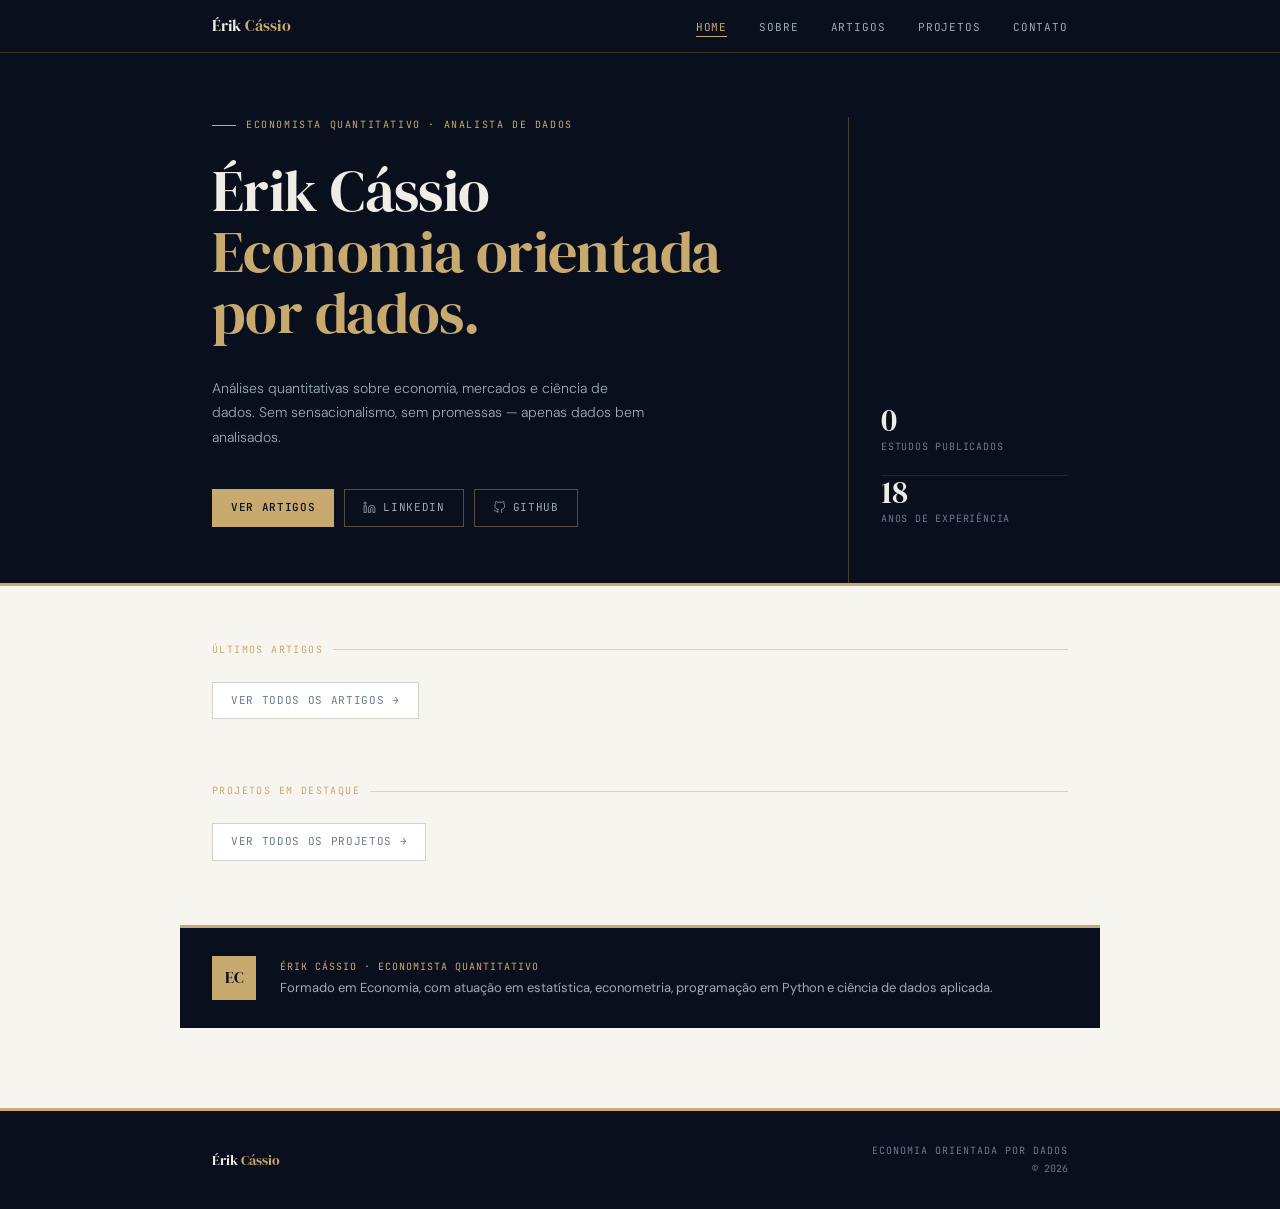
<file: index.html>
<!DOCTYPE html>
<html lang="pt-BR">
<head>
  <meta charset="UTF-8" />
  <meta name="viewport" content="width=device-width, initial-scale=1.0" />
  <title>Érik Cássio — Economista Quantitativo</title>
  <meta name="description" content="Economista quantitativo especializado em modelagem, econometria e ciência de dados aplicada à economia e ao mercado financeiro." />
  <meta name="author" content="Érik Cássio" />
  <meta name="robots" content="index, follow" />
  <meta property="og:type"        content="website" />
  <meta property="og:title"       content="Érik Cássio — Economista Quantitativo" />
  <meta property="og:description" content="Análises quantitativas sobre economia, mercados e ciência de dados." />
  <meta property="og:url"         content="https://erikcassiocs.github.io" />
  <meta property="og:locale"      content="pt_BR" />
  <meta name="twitter:card"        content="summary" />
  <meta name="twitter:title"       content="Érik Cássio — Economista Quantitativo" />
  <meta name="twitter:description" content="Análises quantitativas sobre economia, mercados e ciência de dados." />
  <meta name="twitter:site"        content="@erikcassio" />
  <link rel="canonical" href="https://erikcassiocs.github.io" />
  <link rel="preconnect" href="https://fonts.googleapis.com" />
  <link rel="preconnect" href="https://fonts.gstatic.com" crossorigin />
  <link href="https://fonts.googleapis.com/css2?family=DM+Serif+Display:ital@0;1&family=DM+Sans:wght@300;400;500;600&family=JetBrains+Mono:wght@400;500&display=swap" rel="stylesheet" />
  <link rel="stylesheet" href="css/style.css" />
  <link rel="icon" type="image/svg+xml" href="data:image/svg+xml,<svg xmlns='http://www.w3.org/2000/svg' viewBox='0 0 100 100'><rect width='100' height='100' fill='%230A0F1E'/><text y='.88em' font-size='62' font-family='Georgia' fill='%23C8A96E'>E</text></svg>" />
</head>
<body>

  <!-- NAV -->
  <nav>
    <div class="nav-inner">
      <a class="nav-logo" href="#" data-goto="home">Érik <em>Cássio</em></a>
      <ul class="nav-links" id="nav-links">
        <li><a href="#" data-section="home"     class="active">Home</a></li>
        <li><a href="#" data-section="sobre">Sobre</a></li>
        <li><a href="#" data-section="artigos">Artigos</a></li>
        <li><a href="#" data-section="projetos">Projetos</a></li>
        <li><a href="#" data-section="contato">Contato</a></li>
      </ul>
      <button class="nav-toggle" id="nav-toggle" aria-label="Menu"></button>
    </div>
  </nav>

  <!-- ============================================
       HOME
       ============================================ -->
  <section class="section active" id="section-home">

    <!-- Hero -->
    <div class="hero">
      <div class="hero-inner">
        <div class="hero-left">
          <div class="hero-kicker">Economista Quantitativo · Analista de Dados</div>
          <h1 class="hero-name">
            Érik Cássio
            <strong>Economia orientada<br>por dados.</strong>
          </h1>
          <p class="hero-tagline">
            Análises quantitativas sobre economia, mercados e ciência de dados.
            Sem sensacionalismo, sem promessas — apenas dados bem analisados.
          </p>
          <div class="hero-cta">
            <a href="#" class="btn btn-primary" data-goto="artigos">Ver artigos</a>
            <a href="#" class="btn" id="nav-linkedin" target="_blank" rel="noopener">
              <svg viewBox="0 0 24 24" fill="none" stroke="currentColor" stroke-width="1.5"><path d="M16 8a6 6 0 016 6v7h-4v-7a2 2 0 00-2-2 2 2 0 00-2 2v7h-4v-7a6 6 0 016-6z"/><rect x="2" y="9" width="4" height="12"/><circle cx="4" cy="4" r="2"/></svg>
              LinkedIn
            </a>
            <a href="#" class="btn" id="nav-github" target="_blank" rel="noopener">
              <svg viewBox="0 0 24 24" fill="none" stroke="currentColor" stroke-width="1.5"><path d="M9 19c-5 1.5-5-2.5-7-3m14 6v-3.87a3.37 3.37 0 00-.94-2.61c3.14-.35 6.44-1.54 6.44-7A5.44 5.44 0 0020 4.77 5.07 5.07 0 0019.91 1S18.73.65 16 2.48a13.38 13.38 0 00-7 0C6.27.65 5.09 1 5.09 1A5.07 5.07 0 005 4.77a5.44 5.44 0 00-1.5 3.78c0 5.42 3.3 6.61 6.44 7A3.37 3.37 0 009 18.13V22"/></svg>
              GitHub
            </a>
          </div>
        </div>
        <div class="hero-right">
          <div id="hero-stats"></div>
        </div>
      </div>
      <div class="hero-rule"></div>
    </div>

    <!-- Body -->
    <div class="home-body">
      <div class="container">

        <!-- Últimos artigos -->
        <div class="section-eyebrow">Últimos artigos</div>
        <div id="home-articles"></div>
        <div style="margin-top:1.5rem">
          <a href="#" class="btn btn-light" data-goto="artigos">Ver todos os artigos →</a>
        </div>

        <!-- Projetos -->
        <div class="section-eyebrow" style="margin-top:4rem">Projetos em destaque</div>
        <div class="projects-list" id="home-projects"></div>
        <div style="margin-top:1.5rem">
          <a href="#" class="btn btn-light" data-goto="projetos">Ver todos os projetos →</a>
        </div>

      </div>

      <!-- Author strip -->
      <div class="author-strip">
        <div class="author-monogram">EC</div>
        <div>
          <div class="author-strip-name">Érik Cássio · Economista Quantitativo</div>
          <div class="author-strip-desc">Formado em Economia, com atuação em estatística, econometria, programação em Python e ciência de dados aplicada.</div>
        </div>
      </div>

    </div>
  </section>

  <!-- ============================================
       SOBRE
       ============================================ -->
  <section class="section" id="section-sobre">
    <div class="page-hero">
      <div class="page-hero-inner">
        <div class="page-kicker">Sobre</div>
        <h2 class="page-title">Érik Cássio</h2>
        <p class="page-sub">Economista quantitativo, analista independente e pesquisador aplicado.</p>
      </div>
      <div class="hero-rule"></div>
    </div>

    <div class="page-body">
      <div class="container">
        <div class="about-layout">
          <div>
            <div class="about-bio" id="about-bio"></div>
            <div class="skills-section">
              <div class="skills-label">Competências técnicas</div>
              <div class="skills-grid"></div>
            </div>
          </div>
          <div>
            <div class="sidebar-card">
              <div class="sidebar-card-header">Áreas de atuação</div>
              <div class="sidebar-card-body sidebar-atuacao"></div>
            </div>
            <div class="sidebar-card">
              <div class="sidebar-card-header">Formação</div>
              <div class="sidebar-card-body sidebar-formacao"></div>
            </div>
            <div class="sidebar-card">
              <div class="sidebar-card-header">Referências analíticas</div>
              <div class="sidebar-card-body sidebar-refs"></div>
            </div>
          </div>
        </div>
      </div>
    </div>
  </section>

  <!-- ============================================
       ARTIGOS
       ============================================ -->
  <section class="section" id="section-artigos">
    <div class="page-hero">
      <div class="page-hero-inner">
        <div class="page-kicker">Artigos</div>
        <h2 class="page-title">Estudos &amp; Análises</h2>
        <p class="page-sub">Pesquisas quantitativas sobre economia, mercados e ciência de dados.</p>
      </div>
      <div class="hero-rule"></div>
    </div>

    <div class="page-body">
      <div class="container">
        <div class="filter-bar">
          <button class="filter-btn active" data-filter="todos">Todos</button>
          <button class="filter-btn" data-filter="macroeconomia">Macroeconomia</button>
          <button class="filter-btn" data-filter="mercado">Mercado Financeiro</button>
          <button class="filter-btn" data-filter="python">Python</button>
          <button class="filter-btn" data-filter="econometria">Econometria</button>
          <button class="filter-btn" data-filter="tesouro">Tesouro Direto</button>
        </div>
        <div id="articles-list"></div>
      </div>
    </div>
  </section>

  <!-- ============================================
       ARTIGO (leitura)
       ============================================ -->
  <section class="section" id="section-artigo">
    <div class="artigo-hero">
      <div class="artigo-hero-inner">
        <div style="margin-bottom:1.5rem">
          <a href="#" data-goto="artigos" class="btn" style="font-size:10px">← Voltar</a>
        </div>
        <div class="artigo-kicker" id="artigo-cat"></div>
        <h1 class="artigo-title" id="artigo-title"></h1>
        <div class="artigo-meta-bar">
          <span>
            <svg viewBox="0 0 24 24" fill="none" stroke="currentColor" stroke-width="1.5" style="width:12px;height:12px"><rect x="3" y="4" width="18" height="18" rx="2"/><line x1="16" y1="2" x2="16" y2="6"/><line x1="8" y1="2" x2="8" y2="6"/><line x1="3" y1="10" x2="21" y2="10"/></svg>
            <span id="artigo-date"></span>
          </span>
          <span>
            <svg viewBox="0 0 24 24" fill="none" stroke="currentColor" stroke-width="1.5" style="width:12px;height:12px"><circle cx="12" cy="12" r="10"/><polyline points="12 6 12 12 16 14"/></svg>
            <span id="artigo-time"></span>
          </span>
        </div>
        <div id="artigo-tags" style="display:flex;gap:5px;margin-top:1rem;flex-wrap:wrap"></div>
      </div>
      <div class="hero-rule"></div>
    </div>

    <div class="artigo-body-wrap">
      <div class="artigo-body" id="artigo-body"></div>
      <div class="artigo-sidebar">
        <div class="artigo-sidebar-card">
          <div class="artigo-sidebar-header">Autor</div>
          <div class="artigo-sidebar-body">
            <strong style="color:#0A0F1E;font-size:13px">Érik Cássio</strong><br>
            Economista Quantitativo Independente<br><br>
            Formado em Economia, com atuação em estatística, econometria, programação em Python e ciência de dados aplicada.
          </div>
        </div>
        <div class="artigo-sidebar-card">
          <div class="artigo-sidebar-header">Mais artigos</div>
          <div class="artigo-sidebar-body">
            <a href="#" data-goto="artigos" style="color:#2A4FA0;font-size:12px">← Ver todos os artigos</a>
          </div>
        </div>
      </div>
    </div>
  </section>

  <!-- ============================================
       PROJETOS
       ============================================ -->
  <section class="section" id="section-projetos">
    <div class="page-hero">
      <div class="page-hero-inner">
        <div class="page-kicker">Projetos</div>
        <h2 class="page-title">Portfólio técnico</h2>
        <p class="page-sub">Modelos, dashboards e ferramentas desenvolvidos com Python, econometria e ciência de dados.</p>
      </div>
      <div class="hero-rule"></div>
    </div>

    <div class="page-body">
      <div class="container">
        <div class="projects-list" id="projects-grid"></div>
      </div>
    </div>
  </section>

  <!-- ============================================
       CONTATO
       ============================================ -->
  <section class="section" id="section-contato">
    <div class="page-hero">
      <div class="page-hero-inner">
        <div class="page-kicker">Contato</div>
        <h2 class="page-title">Vamos conversar</h2>
        <p class="page-sub">Disponível para projetos, consultorias e parcerias.</p>
      </div>
      <div class="hero-rule"></div>
    </div>

    <div class="page-body">
      <div class="container">
        <div class="contact-layout">
          <div>
            <p class="contact-intro">
              Se você tem interesse em análises econômicas quantitativas, modelos preditivos ou projetos
              de ciência de dados, entre em contato. Estou disponível para projetos independentes,
              consultorias e parcerias de pesquisa.
            </p>
            <div class="contact-list"></div>
          </div>
          <div>
            <div class="sidebar-card">
              <div class="sidebar-card-header">Disponível para</div>
              <div class="sidebar-card-body sidebar-disponivel"></div>
            </div>
            <div class="sidebar-card" style="margin-top:1rem">
              <div class="sidebar-card-header">Resposta</div>
              <div class="sidebar-card-body">
                <div class="sidebar-item"><div class="sidebar-dot"></div>Até 48 horas</div>
                <div class="sidebar-item"><div class="sidebar-dot"></div>Melhor via LinkedIn ou e-mail</div>
              </div>
            </div>
          </div>
        </div>
      </div>
    </div>
  </section>

  <!-- FOOTER -->
  <footer>
    <div class="footer-inner">
      <div class="footer-brand">Érik <em>Cássio</em></div>
      <div class="footer-right">
        <div class="footer-slogan">Economia orientada por dados</div>
        <div class="footer-year" id="footer-year"></div>
      </div>
    </div>
  </footer>

  <script src="js/main.js"></script>
</body>
</html>
</file>
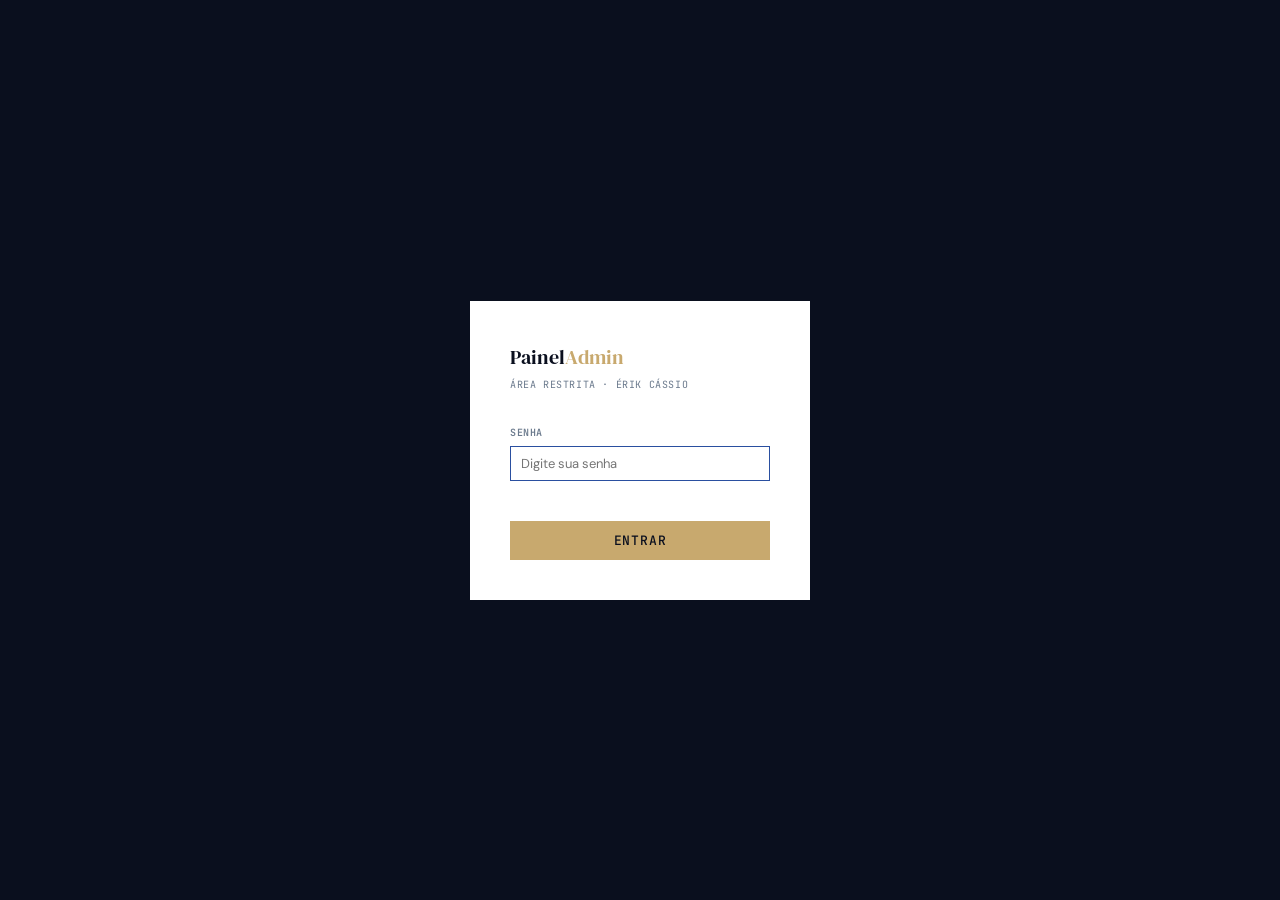
<file: admin/index.html>
<!DOCTYPE html>
<html lang="pt-BR">
<head>
  <meta charset="UTF-8" />
  <meta name="viewport" content="width=device-width, initial-scale=1.0" />
  <title>Admin — Painel</title>
  <meta name="robots" content="noindex, nofollow" />
  <link rel="preconnect" href="https://fonts.googleapis.com" />
  <link rel="preconnect" href="https://fonts.gstatic.com" crossorigin />
  <link href="https://fonts.googleapis.com/css2?family=DM+Serif+Display&family=DM+Sans:wght@300;400;500;600&family=JetBrains+Mono:wght@400;500&display=swap" rel="stylesheet" />
  <link rel="stylesheet" href="../css/style.css" />
  <link rel="icon" type="image/svg+xml" href="data:image/svg+xml,<svg xmlns='http://www.w3.org/2000/svg' viewBox='0 0 100 100'><rect width='100' height='100' fill='%230A0F1E'/><text y='.88em' font-size='62' font-family='Georgia' fill='%23C8A96E'>A</text></svg>" />
  <style>
    #editor.empty:before { content: attr(data-placeholder); color: #9AABB8; pointer-events: none; position: absolute; font-style: italic; }
    #editor { position: relative; }
    .admin-tabs { display: flex; border-bottom: 1px solid #dde3ea; margin-bottom: 1.5rem; }
    .admin-tab { padding: 10px 20px; font-family: var(--mono); font-size: 11px; letter-spacing: 0.08em; text-transform: uppercase; color: #6b7a8d; cursor: pointer; border: none; background: none; border-bottom: 2px solid transparent; transition: all 0.15s; }
    .admin-tab.active { color: var(--ink); border-bottom-color: var(--gold); }
    .admin-tab-content { display: none; }
    .admin-tab-content.active { display: block; }
  </style>
</head>
<body class="admin-body">

  <!-- LOGIN -->
  <div class="login-screen" id="login-screen">
    <div class="login-box">
      <div class="login-logo">Painel<span>Admin</span></div>
      <div class="login-sub">Área restrita · Érik Cássio</div>
      <div class="field">
        <label>Senha</label>
        <input type="password" id="login-input" placeholder="Digite sua senha" autocomplete="current-password" />
        <div class="login-error" id="login-error"></div>
      </div>
      <button class="btn btn-primary btn-block" onclick="doLogin()">Entrar</button>
    </div>
  </div>

  <!-- NAV -->
  <nav class="admin-nav">
    <div class="admin-nav-inner">
      <div class="admin-logo">Painel<span>Admin</span></div>
      <div class="admin-nav-links">
        <a href="../index.html" target="_blank">Ver site →</a>
        <span class="admin-badge">Admin</span>
        <a href="#" onclick="doLogout()" style="color:rgba(255,255,255,0.4)">Sair</a>
      </div>
    </div>
  </nav>

  <!-- MAIN -->
  <div class="admin-main">

    <!-- STATS -->
    <div class="admin-stats" id="admin-stats"></div>

    <!-- TABS -->
    <div class="admin-tabs">
      <button class="admin-tab active" onclick="switchTab('artigos')">Artigos</button>
      <button class="admin-tab" onclick="switchTab('projetos')">Projetos</button>
    </div>

    <!-- ==================== TAB: ARTIGOS ==================== -->
    <div class="admin-tab-content active" id="tab-artigos">

      <!-- LISTA ARTIGOS -->
      <div id="view-lista">
        <div class="admin-header">
          <div class="admin-title">Artigos publicados</div>
          <button class="btn btn-primary" onclick="showView('novo')">+ Novo artigo</button>
        </div>
        <div class="admin-editor-box">
          <div class="admin-box-header">Todos os artigos</div>
          <div class="admin-box-body" style="padding:0">
            <div id="admin-articles-list" style="padding:0 1.25rem"></div>
          </div>
        </div>
      </div>

      <!-- EDITOR ARTIGO -->
      <div id="view-editor" style="display:none">
        <div class="admin-header">
          <div class="admin-title" id="editor-title">Novo artigo</div>
          <div style="display:flex;gap:8px">
            <button class="btn" onclick="showView('lista')">Cancelar</button>
            <button class="btn" onclick="saveRascunho()">Salvar rascunho</button>
            <button class="btn btn-primary" onclick="publicar()">Publicar</button>
          </div>
        </div>
        <div class="admin-layout">
          <div>
            <div class="admin-editor-box">
              <div style="padding:1.25rem 1.5rem;border-bottom:1px solid #dde3ea">
                <input type="text" id="f-title" placeholder="Título do artigo"
                  style="width:100%;border:none;outline:none;font-family:'DM Serif Display',serif;font-size:22px;color:var(--ink);background:transparent" />
              </div>
              <div style="padding:0.75rem 1.5rem;border-bottom:1px solid #dde3ea;background:#f4f6f8">
                <input type="text" id="f-desc" placeholder="Resumo / descrição breve (aparece nos cards)"
                  style="width:100%;border:none;outline:none;font-size:13px;color:#3d4e5e;background:transparent;font-family:var(--sans)" />
              </div>
              <div class="editor-tabs">
                <button class="editor-tab active" id="tab-escrever" onclick="setTab('escrever')">Escrever</button>
                <button class="editor-tab" id="tab-preview" onclick="setTab('preview')">Pré-visualizar</button>
              </div>
              <div class="editor-toolbar" id="editor-toolbar">
                <button class="tb-btn" onclick="fmt('bold')"><b>B</b></button>
                <button class="tb-btn" onclick="fmt('italic')"><i>I</i></button>
                <div class="tb-sep"></div>
                <button class="tb-btn" onclick="insertTag('h2')">H2</button>
                <button class="tb-btn" onclick="insertTag('h3')">H3</button>
                <div class="tb-sep"></div>
                <button class="tb-btn" onclick="fmt('insertUnorderedList')">• Lista</button>
                <button class="tb-btn" onclick="fmt('insertOrderedList')">1. Lista</button>
                <div class="tb-sep"></div>
                <button class="tb-btn" onclick="insertBlockquote()">❝ Citação</button>
                <button class="tb-btn" onclick="insertCode()">&lt;/&gt; Código</button>
                <button class="tb-btn" onclick="insertHr()">— HR</button>
                <div class="tb-sep"></div>
                <button class="tb-btn" onclick="insertLink()">🔗 Link</button>
              </div>
              <div class="editor-area" id="editor-area">
                <div id="editor" contenteditable="true" spellcheck="true" data-placeholder="Comece a escrever seu artigo aqui..."></div>
                <div class="preview-area artigo-body" id="preview-area"></div>
              </div>
            </div>
          </div>
          <div>
            <div class="admin-sidebar-box">
              <div class="admin-box-header">Publicação</div>
              <div class="admin-box-body">
                <div class="field">
                  <label>Status</label>
                  <select id="f-status">
                    <option value="publicado">Publicado</option>
                    <option value="rascunho">Rascunho</option>
                  </select>
                </div>
                <div class="field">
                  <label>Data</label>
                  <input type="text" id="f-date" placeholder="Ex: Jun 2025" />
                </div>
                <div class="field">
                  <label>Tempo de leitura</label>
                  <input type="text" id="f-time" placeholder="Ex: 12 min" />
                </div>
              </div>
            </div>
            <div class="admin-sidebar-box">
              <div class="admin-box-header">Categorização</div>
              <div class="admin-box-body">
                <div class="field">
                  <label>Categoria (exibida)</label>
                  <input type="text" id="f-cat" placeholder="Ex: Macroeconomia" />
                </div>
                <div class="field">
                  <label>Filtro</label>
                  <select id="f-filtro">
                    <option value="macroeconomia">Macroeconomia</option>
                    <option value="mercado">Mercado Financeiro</option>
                    <option value="python">Python</option>
                    <option value="econometria">Econometria</option>
                    <option value="tesouro">Tesouro Direto</option>
                  </select>
                </div>
                <div class="field">
                  <label>Tags (separe por vírgula)</label>
                  <input type="text" id="f-tags" placeholder="Ex: SELIC, IPCA, Econometria" />
                </div>
              </div>
            </div>
            <div class="admin-sidebar-box">
              <div class="admin-box-header">Pré-visualização do card</div>
              <div class="admin-box-body" style="padding:0">
                <div style="padding:1rem;font-size:13px">
                  <div class="art-cat" id="prev-cat" style="font-size:10px"></div>
                  <div class="art-title" id="prev-title" style="font-size:13px;margin:4px 0"></div>
                  <div class="art-desc" id="prev-desc" style="font-size:12px"></div>
                  <div style="display:flex;gap:6px;margin-top:8px;flex-wrap:wrap" id="prev-tags"></div>
                </div>
              </div>
            </div>
            <div class="admin-sidebar-box">
              <div class="admin-box-header">Atalhos</div>
              <div class="admin-box-body" style="font-family:var(--mono);font-size:12px;color:#6b7a8d;line-height:2.2">
                <div><kbd style="background:#f4f6f8;padding:1px 6px;border:1px solid #dde3ea">Ctrl+B</kbd> Negrito</div>
                <div><kbd style="background:#f4f6f8;padding:1px 6px;border:1px solid #dde3ea">Ctrl+I</kbd> Itálico</div>
                <div><kbd style="background:#f4f6f8;padding:1px 6px;border:1px solid #dde3ea">Ctrl+S</kbd> Salvar</div>
              </div>
            </div>
          </div>
        </div>
      </div>

    </div><!-- /tab-artigos -->

    <!-- ==================== TAB: PROJETOS ==================== -->
    <div class="admin-tab-content" id="tab-projetos">

      <!-- LISTA PROJETOS -->
      <div id="view-proj-lista">
        <div class="admin-header">
          <div class="admin-title">Projetos</div>
          <button class="btn btn-primary" onclick="showProjView('novo')">+ Novo projeto</button>
        </div>
        <div class="admin-editor-box">
          <div class="admin-box-header">Todos os projetos</div>
          <div class="admin-box-body" style="padding:0">
            <div id="admin-projects-list" style="padding:0 1.25rem"></div>
          </div>
        </div>
      </div>

      <!-- FORM PROJETO -->
      <div id="view-proj-form" style="display:none">
        <div class="admin-header">
          <div class="admin-title" id="proj-form-title">Novo projeto</div>
          <div style="display:flex;gap:8px">
            <button class="btn" onclick="showProjView('lista')">Cancelar</button>
            <button class="btn btn-primary" onclick="salvarProjeto()">Salvar projeto</button>
          </div>
        </div>
        <div class="admin-layout">
          <div>
            <div class="admin-editor-box">
              <div style="padding:1.25rem 1.5rem;border-bottom:1px solid #dde3ea">
                <input type="text" id="p-title" placeholder="Nome do projeto"
                  style="width:100%;border:none;outline:none;font-family:'DM Serif Display',serif;font-size:22px;color:var(--ink);background:transparent" />
              </div>
              <div style="padding:1.25rem 1.5rem">
                <div class="field">
                  <label>Descrição</label>
                  <textarea id="p-desc" placeholder="Descreva o projeto em 1-2 frases..." style="min-height:100px"></textarea>
                </div>
              </div>
            </div>
          </div>
          <div>
            <div class="admin-sidebar-box">
              <div class="admin-box-header">Categorização</div>
              <div class="admin-box-body">
                <div class="field">
                  <label>Tag / Área</label>
                  <input type="text" id="p-tag" placeholder="Ex: Macroeconomia · Python" />
                </div>
                <div class="field">
                  <label>Tecnologias (separe por vírgula)</label>
                  <input type="text" id="p-techs" placeholder="Ex: Python, Pandas, Streamlit" />
                </div>
              </div>
            </div>
            <div class="admin-sidebar-box">
              <div class="admin-box-header">Links</div>
              <div class="admin-box-body">
                <div class="field">
                  <label>Link do GitHub</label>
                  <input type="url" id="p-github" placeholder="https://github.com/usuario/repo" />
                </div>
                <div class="field">
                  <label>Link de Demo (opcional)</label>
                  <input type="url" id="p-demo" placeholder="https://..." />
                </div>
              </div>
            </div>
            <div class="admin-sidebar-box">
              <div class="admin-box-header">Pré-visualização</div>
              <div class="admin-box-body" style="padding:1rem">
                <div class="proj-tag" id="prev-p-tag" style="font-size:9px"></div>
                <div class="proj-title" id="prev-p-title" style="font-size:13px;margin:4px 0"></div>
                <div class="proj-desc" id="prev-p-desc" style="font-size:12px"></div>
                <div style="display:flex;gap:5px;margin-top:8px;flex-wrap:wrap" id="prev-p-techs"></div>
              </div>
            </div>
          </div>
        </div>
      </div>

    </div><!-- /tab-projetos -->

  </div><!-- /admin-main -->

  <div class="toast" id="toast"></div>

  <script>
    const ADMIN_PASSWORD  = 'economia2025';  /* ← troque sua senha aqui */
    const SESSION_KEY     = 'admin_auth';
    const STORAGE_KEY     = 'portfolio_artigos';
    const STORAGE_PROJ    = 'portfolio_projetos';

    /* ---- LOGIN ---- */
    function doLogin() {
      const val = document.getElementById('login-input').value;
      if (val === ADMIN_PASSWORD) {
        sessionStorage.setItem(SESSION_KEY, '1');
        document.getElementById('login-screen').style.display = 'none';
        initAdmin();
      } else {
        document.getElementById('login-error').textContent = 'Senha incorreta.';
        document.getElementById('login-input').value = '';
        document.getElementById('login-input').focus();
      }
    }
    function doLogout() { sessionStorage.removeItem(SESSION_KEY); location.reload(); }
    document.getElementById('login-input').addEventListener('keydown', e => { if (e.key === 'Enter') doLogin(); });

    /* ---- STORAGE ARTIGOS ---- */
    function getArtigos() { try { const r = localStorage.getItem(STORAGE_KEY); return r ? JSON.parse(r) : []; } catch(e) { return []; } }
    function saveArtigos(arr) { localStorage.setItem(STORAGE_KEY, JSON.stringify(arr)); }

    /* ---- STORAGE PROJETOS ---- */
    function getProjetos() { try { const r = localStorage.getItem(STORAGE_PROJ); return r ? JSON.parse(r) : []; } catch(e) { return []; } }
    function saveProjetos(arr) { localStorage.setItem(STORAGE_PROJ, JSON.stringify(arr)); }

    /* ---- TOAST ---- */
    function toast(msg, dur = 2500) {
      const t = document.getElementById('toast');
      t.textContent = msg;
      t.classList.add('show');
      setTimeout(() => t.classList.remove('show'), dur);
    }

    /* ---- TABS PRINCIPAIS ---- */
    function switchTab(tab) {
      document.querySelectorAll('.admin-tab').forEach((t, i) => t.classList.toggle('active', ['artigos','projetos'][i] === tab));
      document.querySelectorAll('.admin-tab-content').forEach(c => c.classList.remove('active'));
      document.getElementById('tab-' + tab).classList.add('active');
      if (tab === 'artigos')  { renderAdminList(); updateStats(); }
      if (tab === 'projetos') { renderProjList(); updateStats(); }
    }

    /* ---- STATS ---- */
    function updateStats() {
      const arts  = getArtigos();
      const projs = getProjetos();
      const pub   = arts.filter(a => a.status !== 'rascunho').length;
      const ras   = arts.filter(a => a.status === 'rascunho').length;
      document.getElementById('admin-stats').innerHTML = `
        <div class="admin-stat"><div class="admin-stat-num">${arts.length}</div><div class="admin-stat-label">Artigos</div></div>
        <div class="admin-stat"><div class="admin-stat-num">${pub}</div><div class="admin-stat-label">Publicados</div></div>
        <div class="admin-stat"><div class="admin-stat-num">${ras}</div><div class="admin-stat-label">Rascunhos</div></div>
        <div class="admin-stat"><div class="admin-stat-num">${projs.length}</div><div class="admin-stat-label">Projetos</div></div>
      `;
    }

    /* ============================================
       ARTIGOS
       ============================================ */
    let editandoId = null;

    function showView(v) {
      document.getElementById('view-lista').style.display  = v === 'lista' ? 'block' : 'none';
      document.getElementById('view-editor').style.display = (v === 'novo' || v === 'editor') ? 'block' : 'none';
      if (v === 'lista')  { editandoId = null; renderAdminList(); updateStats(); }
      if (v === 'novo')   { editandoId = null; limparForm(); document.getElementById('editor-title').textContent = 'Novo artigo'; }
    }

    function renderAdminList() {
      const arts = getArtigos();
      const el   = document.getElementById('admin-articles-list');
      if (arts.length === 0) {
        el.innerHTML = `<p style="padding:1.5rem 0;color:#6b7a8d;font-size:13px">Nenhum artigo ainda. <a href="#" onclick="showView('novo')" style="color:var(--gold)">Criar o primeiro →</a></p>`;
        return;
      }
      el.innerHTML = arts.map(a => `
        <div class="admin-article-item">
          <div style="flex:1;min-width:0">
            <div class="admin-art-title">${a.title}</div>
            <div class="admin-art-meta">${a.cat} · ${a.date} · ${a.time} de leitura
              ${a.status === 'rascunho' ? '<span style="color:var(--gold);margin-left:6px">● Rascunho</span>' : ''}
            </div>
          </div>
          <div class="admin-art-actions">
            <button class="admin-art-btn" onclick="editarArtigo('${a.id}')">Editar</button>
            <button class="admin-art-btn danger" onclick="deletarArtigo('${a.id}')">Excluir</button>
          </div>
        </div>`).join('');
    }

    function limparForm() {
      ['f-title','f-desc','f-cat','f-tags','f-time'].forEach(id => document.getElementById(id).value = '');
      document.getElementById('f-filtro').value = 'macroeconomia';
      document.getElementById('f-date').value   = hojeFormatado();
      document.getElementById('f-status').value = 'publicado';
      document.getElementById('editor').innerHTML = '';
      setTab('escrever');
      updatePreview();
    }

    function hojeFormatado() {
      const d = new Date();
      const m = ['Jan','Fev','Mar','Abr','Mai','Jun','Jul','Ago','Set','Out','Nov','Dez'];
      return m[d.getMonth()] + ' ' + d.getFullYear();
    }

    function editarArtigo(id) {
      const a = getArtigos().find(x => x.id === id);
      if (!a) return;
      editandoId = id;
      document.getElementById('f-title').value   = a.title;
      document.getElementById('f-desc').value    = a.desc;
      document.getElementById('f-cat').value     = a.cat;
      document.getElementById('f-filtro').value  = a.filtro;
      document.getElementById('f-tags').value    = (a.tags||[]).join(', ');
      document.getElementById('f-date').value    = a.date;
      document.getElementById('f-time').value    = a.time;
      document.getElementById('f-status').value  = a.status || 'publicado';
      document.getElementById('editor').innerHTML = a.conteudo || '';
      document.getElementById('editor-title').textContent = 'Editar artigo';
      showView('editor');
      updatePreview();
    }

    function deletarArtigo(id) {
      if (!confirm('Excluir este artigo? Esta ação não pode ser desfeita.')) return;
      saveArtigos(getArtigos().filter(a => a.id !== id));
      renderAdminList(); updateStats();
      toast('Artigo excluído.');
    }

    function coletarForm(status) {
      const title = document.getElementById('f-title').value.trim();
      if (!title) { alert('O título é obrigatório.'); return null; }
      return {
        id:       editandoId || ('art-' + Date.now()),
        title,
        desc:     document.getElementById('f-desc').value.trim(),
        cat:      document.getElementById('f-cat').value.trim() || 'Geral',
        filtro:   document.getElementById('f-filtro').value,
        tags:     document.getElementById('f-tags').value.split(',').map(t=>t.trim()).filter(Boolean),
        date:     document.getElementById('f-date').value.trim() || hojeFormatado(),
        time:     document.getElementById('f-time').value.trim() || '5 min',
        status:   status || document.getElementById('f-status').value,
        conteudo: document.getElementById('editor').innerHTML,
      };
    }

    function publicar()      { const a = coletarForm('publicado'); if (a) { salvarArtigo(a); toast('✓ Artigo publicado!'); } }
    function saveRascunho()  { const a = coletarForm('rascunho');  if (a) { salvarArtigo(a); toast('Rascunho salvo.'); } }

    function salvarArtigo(a) {
      const arts = getArtigos();
      const idx  = arts.findIndex(x => x.id === a.id);
      if (idx >= 0) arts[idx] = a; else arts.unshift(a);
      saveArtigos(arts);
      editandoId = a.id;
    }

    /* ---- EDITOR TABS ---- */
    function setTab(tab) {
      const area = document.getElementById('editor-area');
      const tb   = document.getElementById('editor-toolbar');
      if (tab === 'preview') {
        document.getElementById('preview-area').innerHTML = document.getElementById('editor').innerHTML || '<p style="color:#9AABB8;font-style:italic">Nada para pré-visualizar.</p>';
        area.classList.add('preview-mode'); tb.style.display = 'none';
        document.getElementById('tab-escrever').classList.remove('active');
        document.getElementById('tab-preview').classList.add('active');
      } else {
        area.classList.remove('preview-mode'); tb.style.display = 'flex';
        document.getElementById('tab-escrever').classList.add('active');
        document.getElementById('tab-preview').classList.remove('active');
      }
    }

    /* ---- TOOLBAR ---- */
    function fmt(cmd) { document.getElementById('editor').focus(); document.execCommand(cmd, false, null); }
    function insertTag(tag) {
      document.getElementById('editor').focus();
      const text = window.getSelection().toString() || 'Título';
      document.execCommand('insertHTML', false, `<${tag}>${text}</${tag}><p><br></p>`);
    }
    function insertBlockquote() { document.getElementById('editor').focus(); document.execCommand('insertHTML', false, '<blockquote>Citação aqui...</blockquote><p><br></p>'); }
    function insertCode() {
      document.getElementById('editor').focus();
      const text = window.getSelection().toString() || 'codigo()';
      document.execCommand('insertHTML', false, text.length > 60 ? `<pre><code>${text}</code></pre><p><br></p>` : `<code>${text}</code>`);
    }
    function insertHr()   { document.getElementById('editor').focus(); document.execCommand('insertHTML', false, '<hr><p><br></p>'); }
    function insertLink() {
      const url = prompt('URL do link:'); if (!url) return;
      document.getElementById('editor').focus();
      const text = window.getSelection().toString() || url;
      document.execCommand('insertHTML', false, `<a href="${url}" target="_blank" rel="noopener">${text}</a>`);
    }

    /* ---- PREVIEW CARD ---- */
    function updatePreview() {
      document.getElementById('prev-cat').textContent   = document.getElementById('f-cat').value   || 'Categoria';
      document.getElementById('prev-title').textContent = document.getElementById('f-title').value || 'Título do artigo';
      document.getElementById('prev-desc').textContent  = document.getElementById('f-desc').value  || 'Descrição breve...';
      document.getElementById('prev-tags').innerHTML    = document.getElementById('f-tags').value.split(',').map(t=>t.trim()).filter(Boolean).map(t=>`<span class="art-tag">${t}</span>`).join('');
    }

    const editorEl = document.getElementById('editor');
    editorEl.addEventListener('input', () => {
      updatePreview();
      editorEl.classList.toggle('empty', editorEl.innerHTML === '' || editorEl.innerHTML === '<br>');
    });
    editorEl.classList.add('empty');
    ['f-cat','f-title','f-desc','f-tags'].forEach(id => document.getElementById(id).addEventListener('input', updatePreview));

    document.addEventListener('keydown', e => {
      if ((e.ctrlKey || e.metaKey) && e.key === 's') {
        e.preventDefault();
        if (document.getElementById('view-editor').style.display !== 'none') saveRascunho();
      }
    });

    /* ============================================
       PROJETOS
       ============================================ */
    let editandoProjId = null;

    function showProjView(v) {
      document.getElementById('view-proj-lista').style.display = v === 'lista' ? 'block' : 'none';
      document.getElementById('view-proj-form').style.display  = (v === 'novo' || v === 'form') ? 'block' : 'none';
      if (v === 'lista') { editandoProjId = null; renderProjList(); updateStats(); }
      if (v === 'novo')  { editandoProjId = null; limparProjForm(); document.getElementById('proj-form-title').textContent = 'Novo projeto'; }
    }

    function renderProjList() {
      const projs = getProjetos();
      const el    = document.getElementById('admin-projects-list');
      if (projs.length === 0) {
        el.innerHTML = `<p style="padding:1.5rem 0;color:#6b7a8d;font-size:13px">Nenhum projeto ainda. <a href="#" onclick="showProjView('novo')" style="color:var(--gold)">Criar o primeiro →</a></p>`;
        return;
      }
      el.innerHTML = projs.map(p => `
        <div class="admin-article-item">
          <div style="flex:1;min-width:0">
            <div class="admin-art-title">${p.title}</div>
            <div class="admin-art-meta">${p.tag}${p.github ? ' · <a href="'+p.github+'" target="_blank" style="color:var(--indigo)">GitHub ↗</a>' : ''}</div>
          </div>
          <div class="admin-art-actions">
            <button class="admin-art-btn" onclick="editarProjeto('${p.id}')">Editar</button>
            <button class="admin-art-btn danger" onclick="deletarProjeto('${p.id}')">Excluir</button>
          </div>
        </div>`).join('');
    }

    function limparProjForm() {
      ['p-title','p-desc','p-tag','p-techs','p-github','p-demo'].forEach(id => document.getElementById(id).value = '');
      updateProjPreview();
    }

    function editarProjeto(id) {
      const p = getProjetos().find(x => x.id === id);
      if (!p) return;
      editandoProjId = id;
      document.getElementById('p-title').value  = p.title;
      document.getElementById('p-desc').value   = p.desc;
      document.getElementById('p-tag').value    = p.tag;
      document.getElementById('p-techs').value  = (p.techs||[]).join(', ');
      document.getElementById('p-github').value = p.github || '';
      document.getElementById('p-demo').value   = p.demo   || '';
      document.getElementById('proj-form-title').textContent = 'Editar projeto';
      showProjView('form');
      updateProjPreview();
    }

    function deletarProjeto(id) {
      if (!confirm('Excluir este projeto?')) return;
      saveProjetos(getProjetos().filter(p => p.id !== id));
      renderProjList(); updateStats();
      toast('Projeto excluído.');
    }

    function salvarProjeto() {
      const title = document.getElementById('p-title').value.trim();
      if (!title) { alert('O nome do projeto é obrigatório.'); return; }
      const proj = {
        id:     editandoProjId || ('proj-' + Date.now()),
        title,
        desc:   document.getElementById('p-desc').value.trim(),
        tag:    document.getElementById('p-tag').value.trim(),
        techs:  document.getElementById('p-techs').value.split(',').map(t=>t.trim()).filter(Boolean),
        github: document.getElementById('p-github').value.trim() || null,
        demo:   document.getElementById('p-demo').value.trim()   || null,
        icon:   'chart-line',
      };
      const projs = getProjetos();
      const idx   = projs.findIndex(x => x.id === proj.id);
      if (idx >= 0) projs[idx] = proj; else projs.unshift(proj);
      saveProjetos(projs);
      toast('✓ Projeto salvo!');
      showProjView('lista');
    }

    function updateProjPreview() {
      document.getElementById('prev-p-tag').textContent   = document.getElementById('p-tag').value   || 'Área · Tecnologia';
      document.getElementById('prev-p-title').textContent = document.getElementById('p-title').value || 'Nome do projeto';
      document.getElementById('prev-p-desc').textContent  = document.getElementById('p-desc').value  || 'Descrição do projeto...';
      document.getElementById('prev-p-techs').innerHTML   = document.getElementById('p-techs').value.split(',').map(t=>t.trim()).filter(Boolean).map(t=>`<span class="proj-tech">${t}</span>`).join('');
    }

    ['p-title','p-desc','p-tag','p-techs'].forEach(id => document.getElementById(id).addEventListener('input', updateProjPreview));

    /* ---- INIT ---- */
    function initAdmin() { updateStats(); renderAdminList(); showView('lista'); }

    if (sessionStorage.getItem(SESSION_KEY) === '1') {
      document.getElementById('login-screen').style.display = 'none';
      initAdmin();
    } else {
      setTimeout(() => document.getElementById('login-input').focus(), 100);
    }
  </script>
</body>
</html>
</file>
<file: css/style.css>
/* ============================================
   RESET & BASE
   ============================================ */
*, *::before, *::after { margin: 0; padding: 0; box-sizing: border-box; }

:root {
  --ink:        #0A0F1E;
  --paper:      #F0EDE6;
  --gold:       #C8A96E;
  --gold-dim:   #A8894E;
  --indigo:     #2A4FA0;
  --indigo-dim: #1E3A7A;
  --slate:      #6B7A8D;
  --slate-light:#9AABB8;
  --rule:       #D8D3CA;
  --white:      #FFFFFF;
  --bg:         #F7F5F0;

  --serif:  'DM Serif Display', 'Georgia', serif;
  --sans:   'DM Sans', system-ui, -apple-system, sans-serif;
  --mono:   'JetBrains Mono', 'Fira Code', 'Courier New', monospace;

  --max-w:  920px;
  --pad:    2rem;
}

html { scroll-behavior: smooth; }

body {
  font-family: var(--sans);
  background: var(--bg);
  color: var(--ink);
  font-size: 15px;
  line-height: 1.6;
  -webkit-font-smoothing: antialiased;
}

a { color: inherit; text-decoration: none; }
img { max-width: 100%; display: block; }
button { font-family: var(--sans); cursor: pointer; }

/* ============================================
   LAYOUT
   ============================================ */
.container {
  max-width: var(--max-w);
  margin: 0 auto;
  padding: 0 var(--pad);
}

.section { display: none; }
.section.active { display: block; }

/* ============================================
   NAV
   ============================================ */
nav {
  position: sticky;
  top: 0;
  z-index: 100;
  background: var(--ink);
  border-bottom: 1px solid rgba(200,169,110,0.25);
}

.nav-inner {
  max-width: var(--max-w);
  margin: 0 auto;
  padding: 0 var(--pad);
  height: 52px;
  display: flex;
  align-items: center;
  justify-content: space-between;
}

.nav-logo {
  font-family: var(--serif);
  font-size: 16px;
  color: var(--paper);
  letter-spacing: 0.01em;
}
.nav-logo em {
  font-style: normal;
  color: var(--gold);
}

.nav-links {
  display: flex;
  gap: 2rem;
  list-style: none;
}

.nav-links a {
  font-family: var(--mono);
  font-size: 11px;
  font-weight: 400;
  color: var(--slate-light);
  letter-spacing: 0.08em;
  text-transform: uppercase;
  transition: color 0.15s;
  padding-bottom: 2px;
  border-bottom: 1px solid transparent;
}
.nav-links a:hover { color: var(--paper); }
.nav-links a.active {
  color: var(--gold);
  border-bottom-color: var(--gold);
}

.nav-toggle {
  display: none;
  background: none;
  border: none;
  padding: 4px;
  color: var(--paper);
}

/* ============================================
   HOME — HERO
   ============================================ */
.hero {
  background: var(--ink);
  padding: 0 0 0;
  position: relative;
  overflow: hidden;
}

.hero-inner {
  max-width: var(--max-w);
  margin: 0 auto;
  padding: 4rem var(--pad) 0;
  display: grid;
  grid-template-columns: 1fr 220px;
  gap: 3rem;
  align-items: end;
}

.hero-left { padding-bottom: 3.5rem; }

.hero-kicker {
  font-family: var(--mono);
  font-size: 10px;
  letter-spacing: 0.16em;
  text-transform: uppercase;
  color: var(--gold);
  margin-bottom: 1.75rem;
  display: flex;
  align-items: center;
  gap: 10px;
}
.hero-kicker::before {
  content: '';
  display: block;
  width: 24px;
  height: 1px;
  background: var(--gold);
}

.hero-name {
  font-family: var(--serif);
  font-size: 58px;
  font-weight: 400;
  color: var(--paper);
  line-height: 1.05;
  margin-bottom: 2rem;
  letter-spacing: -0.01em;
}
.hero-name strong {
  font-weight: 400;
  color: var(--gold);
  display: block;
}

.hero-tagline {
  font-size: 14px;
  color: var(--slate-light);
  line-height: 1.75;
  max-width: 440px;
  margin-bottom: 2.5rem;
  font-weight: 300;
}

.hero-cta {
  display: flex;
  gap: 10px;
  flex-wrap: wrap;
}

/* right column — vertical accent */
.hero-right {
  border-left: 1px solid rgba(200,169,110,0.3);
  padding: 0 0 3.5rem 2rem;
  align-self: stretch;
  display: flex;
  flex-direction: column;
  justify-content: flex-end;
  gap: 1.5rem;
}

.hero-stat {
  border-bottom: 1px solid rgba(200,169,110,0.15);
  padding-bottom: 1.25rem;
}
.hero-stat:last-child { border-bottom: none; padding-bottom: 0; }

.hero-stat-num {
  font-family: var(--serif);
  font-size: 32px;
  color: var(--paper);
  line-height: 1;
  margin-bottom: 3px;
}
.hero-stat-label {
  font-family: var(--mono);
  font-size: 10px;
  color: var(--slate);
  letter-spacing: 0.08em;
  text-transform: uppercase;
}

/* gold rule at bottom of hero */
.hero-rule {
  height: 3px;
  background: var(--gold);
  margin-top: 0;
}

/* ============================================
   BUTTONS
   ============================================ */
.btn {
  display: inline-flex;
  align-items: center;
  gap: 7px;
  padding: 9px 18px;
  border: 1px solid rgba(200,169,110,0.4);
  font-size: 11px;
  font-family: var(--mono);
  font-weight: 400;
  letter-spacing: 0.06em;
  text-transform: uppercase;
  color: var(--slate-light);
  background: transparent;
  border-radius: 0;
  transition: all 0.15s;
  cursor: pointer;
}
.btn:hover {
  border-color: var(--gold);
  color: var(--gold);
}
.btn svg { width: 13px; height: 13px; }

.btn-primary {
  background: var(--gold);
  color: var(--ink);
  border-color: var(--gold);
  font-weight: 500;
}
.btn-primary:hover {
  background: var(--gold-dim);
  border-color: var(--gold-dim);
  color: var(--ink);
}

/* light variant (on white bg) */
.btn-light {
  border-color: var(--rule);
  color: var(--slate);
  background: var(--white);
}
.btn-light:hover {
  border-color: var(--indigo);
  color: var(--indigo);
  background: var(--white);
}

/* ============================================
   HOME — BODY
   ============================================ */
.home-body {
  padding: 3.5rem 0 5rem;
}

.section-eyebrow {
  font-family: var(--mono);
  font-size: 10px;
  letter-spacing: 0.14em;
  text-transform: uppercase;
  color: var(--gold);
  margin-bottom: 1.25rem;
  display: flex;
  align-items: center;
  gap: 10px;
}
.section-eyebrow::after {
  content: '';
  flex: 1;
  height: 1px;
  background: var(--rule);
}

/* ============================================
   ARTICLE ROW
   ============================================ */
.article-row {
  display: grid;
  grid-template-columns: 48px 1fr auto;
  gap: 0 1.5rem;
  padding: 1.25rem 0;
  border-bottom: 1px solid var(--rule);
  align-items: start;
  cursor: pointer;
}
.article-row:first-child { border-top: 1px solid var(--rule); }
.article-row:hover .art-title { color: var(--indigo); }

.art-index {
  font-family: var(--mono);
  font-size: 11px;
  color: var(--slate-light);
  padding-top: 3px;
  letter-spacing: 0.04em;
}

.art-cat {
  font-family: var(--mono);
  font-size: 9px;
  letter-spacing: 0.12em;
  text-transform: uppercase;
  color: var(--gold);
  margin-bottom: 4px;
}

.art-title {
  font-size: 15px;
  font-weight: 500;
  color: var(--ink);
  line-height: 1.4;
  margin-bottom: 3px;
  transition: color 0.15s;
}

.art-desc {
  font-size: 13px;
  color: var(--slate);
  line-height: 1.5;
}

.art-meta {
  font-family: var(--mono);
  font-size: 10px;
  color: var(--slate-light);
  white-space: nowrap;
  padding-top: 4px;
  text-align: right;
  line-height: 1.6;
}

/* ============================================
   PROJECTS
   ============================================ */
.projects-list { margin-top: 0; }

.project-row {
  display: grid;
  grid-template-columns: 48px 1fr auto;
  gap: 0 1.5rem;
  padding: 1.5rem 0;
  border-bottom: 1px solid var(--rule);
  align-items: start;
}
.project-row:first-child { border-top: 1px solid var(--rule); }
.project-row:hover .proj-title { color: var(--indigo); }

.proj-index {
  font-family: var(--mono);
  font-size: 22px;
  color: var(--rule);
  font-weight: 400;
  line-height: 1;
  padding-top: 2px;
}

.proj-tag {
  font-family: var(--mono);
  font-size: 9px;
  letter-spacing: 0.12em;
  text-transform: uppercase;
  color: var(--gold);
  margin-bottom: 4px;
}

.proj-title {
  font-size: 15px;
  font-weight: 500;
  color: var(--ink);
  margin-bottom: 5px;
  line-height: 1.35;
  transition: color 0.15s;
}

.proj-desc {
  font-size: 13px;
  color: var(--slate);
  line-height: 1.55;
  margin-bottom: 0.75rem;
}

.proj-techs { display: flex; gap: 5px; flex-wrap: wrap; }
.proj-tech {
  font-family: var(--mono);
  font-size: 10px;
  padding: 2px 7px;
  border: 1px solid var(--rule);
  color: var(--slate);
  background: var(--white);
}

.proj-links {
  display: flex;
  flex-direction: column;
  gap: 6px;
  align-items: flex-end;
  padding-top: 2px;
  flex-shrink: 0;
}

.proj-link {
  font-family: var(--mono);
  font-size: 10px;
  color: var(--indigo);
  display: flex;
  align-items: center;
  gap: 4px;
  letter-spacing: 0.04em;
  transition: opacity 0.15s;
  white-space: nowrap;
}
.proj-link:hover { opacity: 0.65; }
.proj-link svg { width: 11px; height: 11px; }

/* ============================================
   HOME — AUTHOR STRIP
   ============================================ */
.author-strip {
  background: var(--ink);
  padding: 1.75rem var(--pad);
  display: flex;
  align-items: center;
  gap: 1.5rem;
  margin-top: 4rem;
  border-top: 3px solid var(--gold);
  max-width: var(--max-w);
  margin-left: auto;
  margin-right: auto;
}

.author-monogram {
  width: 44px;
  height: 44px;
  background: var(--gold);
  display: flex;
  align-items: center;
  justify-content: center;
  font-family: var(--serif);
  font-size: 16px;
  color: var(--ink);
  font-weight: 400;
  flex-shrink: 0;
}

.author-strip-name {
  font-family: var(--mono);
  font-size: 10px;
  text-transform: uppercase;
  letter-spacing: 0.1em;
  color: var(--gold);
  margin-bottom: 3px;
}
.author-strip-desc {
  font-size: 13px;
  color: var(--slate-light);
  line-height: 1.5;
}

/* ============================================
   PAGE HEADER
   ============================================ */
.page-hero {
  background: var(--ink);
  padding: 3.5rem 0 0;
}
.page-hero-inner {
  max-width: var(--max-w);
  margin: 0 auto;
  padding: 0 var(--pad) 2.5rem;
}
.page-kicker {
  font-family: var(--mono);
  font-size: 10px;
  letter-spacing: 0.14em;
  text-transform: uppercase;
  color: var(--gold);
  margin-bottom: 0.75rem;
}
.page-title {
  font-family: var(--serif);
  font-size: 36px;
  font-weight: 400;
  color: var(--paper);
  line-height: 1.15;
  margin-bottom: 0.5rem;
}
.page-sub {
  font-size: 14px;
  color: var(--slate-light);
  font-weight: 300;
  max-width: 500px;
  line-height: 1.65;
}
.page-rule {
  height: 3px;
  background: var(--gold);
}

.page-body { padding: 3rem 0 5rem; }

/* ============================================
   SOBRE
   ============================================ */
.about-layout {
  display: grid;
  grid-template-columns: 1fr 280px;
  gap: 4rem;
  align-items: start;
}

.about-bio p {
  font-size: 15px;
  color: var(--ink);
  line-height: 1.85;
  margin-bottom: 1.25rem;
}
.about-bio p:last-child { margin-bottom: 0; }

.about-bio p strong {
  color: var(--indigo);
  font-weight: 600;
}

.about-quote {
  border-left: 3px solid var(--gold);
  padding: 0.75rem 1.25rem;
  margin: 2rem 0;
  font-family: var(--serif);
  font-size: 18px;
  color: var(--ink);
  line-height: 1.5;
  font-style: italic;
}

.skills-section { margin-top: 2.5rem; }
.skills-label {
  font-family: var(--mono);
  font-size: 10px;
  text-transform: uppercase;
  letter-spacing: 0.1em;
  color: var(--slate);
  margin-bottom: 0.75rem;
}
.skills-grid { display: flex; flex-wrap: wrap; gap: 6px; }
.skill-tag {
  font-family: var(--mono);
  font-size: 11px;
  padding: 4px 10px;
  border: 1px solid var(--rule);
  color: var(--slate);
  background: var(--white);
}

/* Sidebar */
.sidebar-card {
  border: 1px solid var(--rule);
  background: var(--white);
  margin-bottom: 1rem;
}
.sidebar-card-header {
  padding: 0.75rem 1.25rem;
  background: var(--ink);
  font-family: var(--mono);
  font-size: 10px;
  text-transform: uppercase;
  letter-spacing: 0.1em;
  color: var(--gold);
}
.sidebar-card-body { padding: 1rem 1.25rem; }
.sidebar-item {
  display: flex;
  align-items: flex-start;
  gap: 8px;
  font-size: 13px;
  color: var(--slate);
  margin-bottom: 0.6rem;
  line-height: 1.45;
}
.sidebar-item:last-child { margin-bottom: 0; }
.sidebar-dot {
  width: 3px;
  height: 3px;
  background: var(--gold);
  border-radius: 50%;
  margin-top: 7px;
  flex-shrink: 0;
}

/* ============================================
   ARTIGOS — filtros
   ============================================ */
.filter-bar {
  display: flex;
  gap: 6px;
  margin-bottom: 2rem;
  flex-wrap: wrap;
}
.filter-btn {
  font-family: var(--mono);
  font-size: 10px;
  padding: 5px 12px;
  letter-spacing: 0.06em;
  text-transform: uppercase;
  border: 1px solid var(--rule);
  background: var(--white);
  color: var(--slate);
  cursor: pointer;
  transition: all 0.15s;
}
.filter-btn:hover,
.filter-btn.active {
  background: var(--ink);
  color: var(--gold);
  border-color: var(--ink);
}

/* Article card full */
.article-card {
  padding: 1.5rem 0;
  border-bottom: 1px solid var(--rule);
  cursor: pointer;
}
.article-card:first-child { border-top: 1px solid var(--rule); }
.article-card:hover .art-title { color: var(--indigo); }
.article-card-inner {
  display: grid;
  grid-template-columns: 48px 1fr auto;
  gap: 0 1.5rem;
  align-items: start;
}
.art-tags { display: flex; gap: 5px; margin-top: 8px; flex-wrap: wrap; }
.art-tag {
  font-family: var(--mono);
  font-size: 10px;
  padding: 2px 7px;
  border: 1px solid var(--rule);
  color: var(--slate);
  background: var(--white);
}

/* ============================================
   ARTIGO — leitura
   ============================================ */
.artigo-hero {
  background: var(--ink);
  padding: 3.5rem 0 0;
}
.artigo-hero-inner {
  max-width: var(--max-w);
  margin: 0 auto;
  padding: 0 var(--pad) 2.5rem;
}
.artigo-kicker {
  font-family: var(--mono);
  font-size: 10px;
  letter-spacing: 0.14em;
  text-transform: uppercase;
  color: var(--gold);
  margin-bottom: 0.75rem;
}
.artigo-title {
  font-family: var(--serif);
  font-size: 36px;
  font-weight: 400;
  color: var(--paper);
  line-height: 1.15;
  margin-bottom: 1rem;
  max-width: 680px;
}
.artigo-meta-bar {
  font-family: var(--mono);
  font-size: 10px;
  color: var(--slate);
  letter-spacing: 0.06em;
  display: flex;
  gap: 1.5rem;
  align-items: center;
  flex-wrap: wrap;
}
.artigo-meta-bar span { display: flex; align-items: center; gap: 5px; }

.artigo-body-wrap {
  max-width: var(--max-w);
  margin: 0 auto;
  padding: 0 var(--pad);
  display: grid;
  grid-template-columns: 1fr 200px;
  gap: 4rem;
  padding-top: 3rem;
  padding-bottom: 5rem;
  align-items: start;
}

.artigo-body {
  font-size: 15px;
  line-height: 1.85;
  color: var(--ink);
}
.artigo-body h2 {
  font-family: var(--serif);
  font-size: 24px;
  font-weight: 400;
  color: var(--ink);
  margin: 2.5rem 0 1rem;
  border-bottom: 1px solid var(--rule);
  padding-bottom: 0.5rem;
}
.artigo-body h3 { font-size: 16px; font-weight: 600; color: var(--ink); margin: 2rem 0 0.75rem; }
.artigo-body p { margin-bottom: 1.25rem; }
.artigo-body strong { font-weight: 600; }
.artigo-body ul, .artigo-body ol { margin: 1rem 0 1.25rem 1.5rem; }
.artigo-body li { margin-bottom: 0.4rem; }
.artigo-body blockquote {
  border-left: 3px solid var(--gold);
  margin: 1.5rem 0;
  padding: 0.75rem 1.25rem;
  font-family: var(--serif);
  font-size: 17px;
  color: var(--ink);
  font-style: italic;
  background: var(--white);
}
.artigo-body pre {
  background: var(--ink);
  color: #e2e8f0;
  padding: 1.25rem 1.5rem;
  font-size: 13px;
  font-family: var(--mono);
  line-height: 1.7;
  overflow-x: auto;
  margin: 1.5rem 0;
}
.artigo-body code {
  background: var(--white);
  color: var(--indigo);
  padding: 2px 6px;
  font-size: 13px;
  font-family: var(--mono);
  border: 1px solid var(--rule);
}
.artigo-body pre code { background: none; color: inherit; padding: 0; border: none; }
.artigo-body a { color: var(--indigo); text-decoration: underline; text-underline-offset: 3px; }
.artigo-body hr { border: none; border-top: 1px solid var(--rule); margin: 2rem 0; }

.artigo-sidebar { position: sticky; top: 72px; }
.artigo-sidebar-card {
  border: 1px solid var(--rule);
  background: var(--white);
  margin-bottom: 1rem;
}
.artigo-sidebar-header {
  padding: 0.6rem 1rem;
  background: var(--ink);
  font-family: var(--mono);
  font-size: 9px;
  text-transform: uppercase;
  letter-spacing: 0.1em;
  color: var(--gold);
}
.artigo-sidebar-body { padding: 1rem; font-size: 12px; color: var(--slate); line-height: 1.6; }

/* ============================================
   CONTATO
   ============================================ */
.contact-layout {
  display: grid;
  grid-template-columns: 1fr 280px;
  gap: 4rem;
}

.contact-intro {
  font-size: 15px;
  color: var(--ink);
  line-height: 1.85;
  margin-bottom: 2.5rem;
}

.contact-list { display: flex; flex-direction: column; gap: 6px; }
.contact-link {
  display: flex;
  align-items: center;
  gap: 1rem;
  padding: 1rem 1.25rem;
  border: 1px solid var(--rule);
  background: var(--white);
  color: var(--ink);
  transition: all 0.15s;
}
.contact-link:hover {
  border-color: var(--indigo);
  background: #f4f6fb;
}
.contact-link:hover .contact-name { color: var(--indigo); }

.contact-icon {
  width: 32px;
  display: flex;
  justify-content: center;
  color: var(--gold);
  flex-shrink: 0;
}
.contact-icon svg { width: 18px; height: 18px; }
.contact-info { flex: 1; }
.contact-name { font-size: 13px; font-weight: 500; color: var(--ink); transition: color 0.15s; }
.contact-handle { font-family: var(--mono); font-size: 11px; color: var(--slate); margin-top: 1px; }
.contact-arrow { color: var(--slate-light); }
.contact-arrow svg { width: 14px; height: 14px; }

/* ============================================
   FOOTER
   ============================================ */
footer {
  background: var(--ink);
  border-top: 3px solid var(--gold);
}
.footer-inner {
  max-width: var(--max-w);
  margin: 0 auto;
  padding: 2rem var(--pad);
  display: flex;
  justify-content: space-between;
  align-items: center;
}
.footer-brand {
  font-family: var(--serif);
  font-size: 14px;
  color: var(--paper);
}
.footer-brand em { font-style: normal; color: var(--gold); }
.footer-right {
  text-align: right;
}
.footer-slogan {
  font-family: var(--mono);
  font-size: 10px;
  color: var(--slate);
  letter-spacing: 0.1em;
  text-transform: uppercase;
  margin-bottom: 2px;
}
.footer-year { font-family: var(--mono); font-size: 10px; color: var(--slate); }

/* ============================================
   ADMIN overrides (keeps admin working)
   ============================================ */
.admin-body { background: #f4f6f8; }
.admin-nav { background: var(--ink); border-bottom: 1px solid rgba(200,169,110,0.25); }
.admin-nav-inner { max-width: 1100px; margin: 0 auto; padding: 0 2rem; height: 52px; display: flex; align-items: center; justify-content: space-between; }
.admin-logo { font-family: var(--serif); font-size: 15px; color: var(--paper); font-weight: 400; }
.admin-logo span { color: var(--gold); }
.admin-nav-links { display: flex; gap: 1.5rem; align-items: center; }
.admin-nav-links a { font-family: var(--mono); font-size: 11px; color: rgba(255,255,255,0.5); text-decoration: none; letter-spacing: 0.06em; text-transform: uppercase; transition: color 0.15s; }
.admin-nav-links a:hover { color: var(--paper); }
.admin-badge { font-family: var(--mono); font-size: 10px; background: var(--gold); color: var(--ink); padding: 2px 8px; letter-spacing: 0.06em; text-transform: uppercase; font-weight: 600; }
.admin-main { max-width: 1100px; margin: 0 auto; padding: 2rem; }
.admin-header { display: flex; align-items: center; justify-content: space-between; margin-bottom: 1.75rem; }
.admin-title { font-family: var(--serif); font-size: 22px; font-weight: 400; color: var(--ink); }
.admin-layout { display: grid; grid-template-columns: 1fr 340px; gap: 1.5rem; align-items: start; }
.admin-editor-box { background: #fff; border: 1px solid #dde3ea; }
.admin-sidebar-box { background: #fff; border: 1px solid #dde3ea; margin-bottom: 1rem; }
.admin-box-header { padding: 1rem 1.25rem; border-bottom: 1px solid #dde3ea; font-family: var(--mono); font-size: 10px; font-weight: 600; letter-spacing: 0.08em; text-transform: uppercase; color: #6b7a8d; display: flex; justify-content: space-between; align-items: center; }
.admin-box-body { padding: 1.25rem; }
.field { margin-bottom: 1rem; }
.field:last-child { margin-bottom: 0; }
.field label { display: block; font-family: var(--mono); font-size: 10px; font-weight: 600; letter-spacing: 0.06em; text-transform: uppercase; color: #6b7a8d; margin-bottom: 5px; }
.field input, .field select, .field textarea { width: 100%; padding: 8px 10px; border: 1px solid #dde3ea; background: #fff; font-family: var(--sans); font-size: 13px; color: var(--ink); outline: none; transition: border-color 0.15s; border-radius: 0; appearance: none; }
.field input:focus, .field select:focus, .field textarea:focus { border-color: var(--indigo); }
.field textarea { resize: vertical; min-height: 80px; }
.editor-toolbar { display: flex; gap: 2px; padding: 0.6rem 0.75rem; border-bottom: 1px solid #dde3ea; background: #f4f6f8; flex-wrap: wrap; }
.tb-btn { padding: 5px 9px; font-size: 12px; font-family: var(--sans); font-weight: 500; color: #5a6a7a; background: #fff; border: 1px solid #dde3ea; cursor: pointer; transition: all 0.12s; border-radius: 0; line-height: 1; }
.tb-btn:hover { background: var(--ink); color: #fff; border-color: var(--ink); }
.tb-sep { width: 1px; background: #dde3ea; margin: 0 4px; align-self: stretch; }
#editor { width: 100%; min-height: 420px; padding: 1.25rem 1.5rem; font-family: var(--sans); font-size: 14px; color: var(--ink); line-height: 1.8; outline: none; border: none; resize: none; }
.preview-area { padding: 1.5rem; min-height: 420px; font-size: 14px; line-height: 1.85; color: #3d4e5e; display: none; }
.preview-area.active { display: block; }
.editor-area.preview-mode #editor { display: none; }
.editor-area.preview-mode .preview-area { display: block; }
.editor-tabs { display: flex; border-bottom: 1px solid #dde3ea; }
.editor-tab { padding: 10px 16px; font-size: 12px; font-weight: 500; color: #6b7a8d; cursor: pointer; border: none; background: none; font-family: var(--sans); border-bottom: 2px solid transparent; transition: all 0.15s; letter-spacing: 0.03em; }
.editor-tab.active { color: var(--ink); border-bottom-color: var(--gold); }
.admin-article-item { display: flex; align-items: flex-start; justify-content: space-between; gap: 1rem; padding: 0.9rem 0; border-bottom: 1px solid #dde3ea; }
.admin-article-item:last-child { border-bottom: none; }
.admin-art-title { font-size: 13px; font-weight: 500; color: var(--ink); margin-bottom: 2px; line-height: 1.3; }
.admin-art-meta { font-family: var(--mono); font-size: 11px; color: #6b7a8d; }
.admin-art-actions { display: flex; gap: 6px; flex-shrink: 0; }
.admin-art-btn { font-size: 11px; padding: 4px 8px; border: 1px solid #dde3ea; background: #fff; color: #5a6a7a; cursor: pointer; font-family: var(--sans); transition: all 0.12s; }
.admin-art-btn:hover { border-color: var(--ink); color: var(--ink); }
.admin-art-btn.danger:hover { border-color: #c0392b; color: #c0392b; background: #fdf2f2; }
.login-screen { position: fixed; inset: 0; background: var(--ink); display: flex; align-items: center; justify-content: center; z-index: 9999; }
.login-box { background: #fff; padding: 2.5rem; width: 340px; }
.login-logo { font-family: var(--serif); font-size: 20px; font-weight: 400; color: var(--ink); margin-bottom: 0.25rem; }
.login-logo span { color: var(--gold); }
.login-sub { font-family: var(--mono); font-size: 10px; color: #6b7a8d; margin-bottom: 2rem; letter-spacing: 0.06em; text-transform: uppercase; }
.login-error { font-size: 12px; color: #c0392b; margin-top: 0.5rem; min-height: 16px; }
.btn-block { width: 100%; justify-content: center; padding: 10px; font-size: 13px; }
.toast { position: fixed; bottom: 1.5rem; right: 1.5rem; background: var(--ink); color: var(--paper); padding: 10px 18px; font-size: 13px; z-index: 9999; opacity: 0; transform: translateY(8px); transition: all 0.2s; pointer-events: none; border-left: 3px solid var(--gold); }
.toast.show { opacity: 1; transform: translateY(0); }
.admin-stats { display: grid; grid-template-columns: repeat(3, 1fr); gap: 1rem; margin-bottom: 1.5rem; }
.admin-stat { background: #fff; border: 1px solid #dde3ea; padding: 1rem 1.25rem; }
.admin-stat-num { font-family: var(--serif); font-size: 28px; font-weight: 400; color: var(--ink); }
.admin-stat-label { font-family: var(--mono); font-size: 10px; color: #6b7a8d; margin-top: 2px; text-transform: uppercase; letter-spacing: 0.06em; }

/* ============================================
   RESPONSIVE
   ============================================ */
@media (max-width: 720px) {
  :root { --pad: 1.25rem; }

  .nav-links { display: none; }
  .nav-links.open {
    display: flex; flex-direction: column;
    position: absolute; top: 52px; left: 0; right: 0;
    background: var(--ink); border-bottom: 1px solid rgba(200,169,110,0.2);
    padding: 1rem var(--pad) 1.5rem; gap: 1rem; z-index: 99;
  }
  .nav-toggle { display: block; }

  .hero-inner { grid-template-columns: 1fr; gap: 0; }
  .hero-name { font-size: 36px; }
  .hero-right { display: none; }

  .article-row,
  .article-card-inner,
  .project-row { grid-template-columns: 1fr; gap: 0.25rem; }
  .art-index, .proj-index { display: none; }
  .proj-links { flex-direction: row; align-items: center; }

  .about-layout,
  .contact-layout { grid-template-columns: 1fr; gap: 2rem; }
  .artigo-body-wrap { grid-template-columns: 1fr; gap: 0; }
  .artigo-sidebar { display: none; }

  .footer-inner { flex-direction: column; gap: 0.75rem; text-align: center; }
  .footer-right { text-align: center; }

  .admin-layout { grid-template-columns: 1fr; }
  .admin-stats { grid-template-columns: 1fr 1fr; }
}

@media (max-width: 400px) {
  .hero-name { font-size: 28px; }
  .page-title, .artigo-title { font-size: 26px; }
}
</file>
